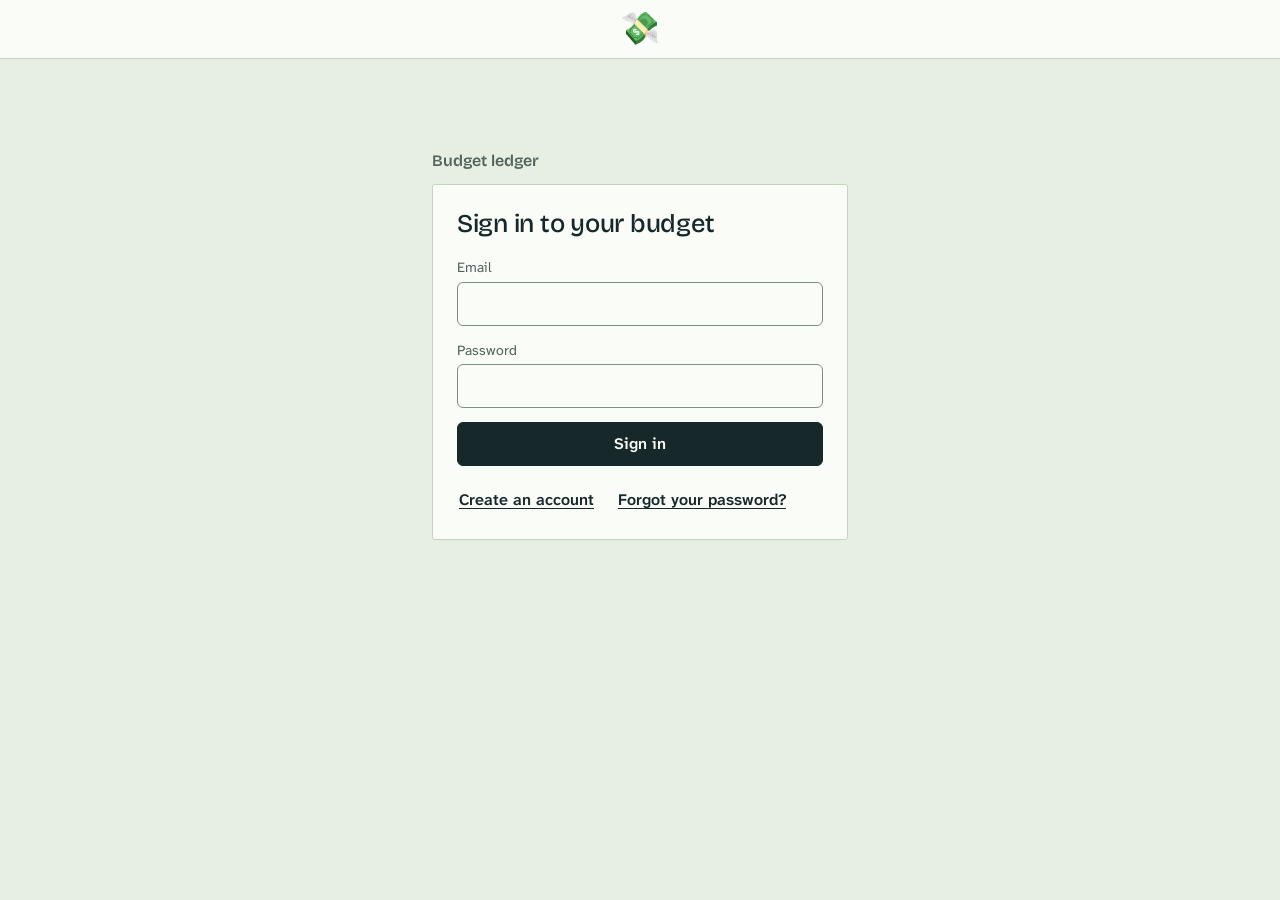
<file: index.html>
<!doctype html>
<html lang="en">
<head>
<meta charset="utf-8">
<meta name="viewport" content="width=device-width, initial-scale=1, viewport-fit=cover">
<title>Budget ledger</title>
<meta name="color-scheme" content="light dark">
<meta name="robots" content="noindex">
<link rel="icon" href="data:image/svg+xml,%3Csvg xmlns='http://www.w3.org/2000/svg' viewBox='0 0 100 100'%3E%3Ctext y='.9em' font-size='90'%3E%F0%9F%92%B8%3C/text%3E%3C/svg%3E">
<link rel="preconnect" href="https://fonts.googleapis.com">
<link rel="preconnect" href="https://fonts.gstatic.com" crossorigin>
<link href="https://fonts.googleapis.com/css2?family=Bricolage+Grotesque:opsz,wght@12..96,400..700&display=swap" rel="stylesheet">
<link href="https://fonts.googleapis.com/css2?family=Atkinson+Hyperlegible+Next:wght@400;600;700&display=swap" rel="stylesheet">
<link rel="stylesheet" href="assets/app.css?v=3">
</head>
<body>
<main class="wrap" id="appView" hidden>

  <div class="top">
    <div class="monthnav">
      <button class="iconbtn" id="prevM" type="button" aria-label="Previous month">&lsaquo;</button>
      <div id="monthLabel" class="monthlabel" aria-live="polite"></div>
      <button class="iconbtn" id="nextM" type="button" aria-label="Next month">&rsaquo;</button>
      <button class="btn small" id="thisM" type="button" hidden>Back to this month</button>
    </div>
    <div class="tools">
      <span id="status" class="status" role="status"></span>
      <button class="btn small" id="openImp" type="button">Import from a sheet</button>
      <button class="btn small" id="doExport" type="button">Export CSV</button>
    </div>
  </div>

  <section id="hero" class="hero" aria-live="polite"></section>

  <section class="add sheet" aria-labelledby="addTitle">
    <h2 id="addTitle">Add an entry</h2>
    <div class="addgrid" id="addGrid">
      <div class="seg" role="radiogroup" aria-label="Entry type">
        <label><input type="radio" name="aKind" value="expense" checked><span>Money out</span></label>
        <label><input type="radio" name="aKind" value="income"><span>Money in</span></label>
      </div>
      <label class="f f-amt"><span>Amount</span><input id="aAmt" class="num" type="text" inputmode="decimal" autocomplete="off" placeholder="0.00"></label>
      <label class="f f-note"><span>What was it?</span><input id="aNote" type="text" list="notes" autocomplete="off" maxlength="120" placeholder="Groceries, client invoice, rent"></label>
      <label class="f f-cat"><span>Category</span><select id="aCat"></select></label>
      <label class="f f-date"><span>Date</span><input id="aDate" type="date"></label>
      <button id="aAdd" class="btn primary" type="button" disabled>Add entry</button>
    </div>
    <label class="check"><input type="checkbox" id="aRepeat"> Repeats every month</label>
    <p id="aErr" class="err" role="alert" hidden></p>
    <datalist id="notes"></datalist>
  </section>

  <section id="due" class="due sheet" aria-labelledby="dueTitle" hidden></section>

  <div class="cols">
    <section class="sheet" aria-labelledby="entTitle">
      <div class="sheethead"><h2 id="entTitle">Entries</h2><div id="filterNote"></div></div>
      <div id="ledger"></div>
    </section>
    <aside>
      <section class="sheet" aria-labelledby="budTitle">
        <h2 id="budTitle">Budget</h2>
        <div id="budget"></div>
      </section>
      <section class="sheet" aria-labelledby="trTitle">
        <h2 id="trTitle">Last six months</h2>
        <div id="trend" class="trend"></div>
      </section>
    </aside>
  </div>
</main>

<dialog id="editDlg" aria-labelledby="editTitle">
  <h2 id="editTitle">Edit entry</h2>
  <div class="dgrid" id="editGrid">
    <div class="wide">
      <div class="seg" role="radiogroup" aria-label="Entry type">
        <label><input type="radio" name="eKind" value="expense"><span>Money out</span></label>
        <label><input type="radio" name="eKind" value="income"><span>Money in</span></label>
      </div>
    </div>
    <label class="f"><span>Amount</span><input id="eAmt" class="num" type="text" inputmode="decimal" autocomplete="off"></label>
    <label class="f"><span>Date</span><input id="eDate" type="date"></label>
    <label class="f wide"><span>What was it?</span><input id="eNote" type="text" maxlength="120" autocomplete="off"></label>
    <label class="f wide"><span>Category</span><select id="eCat"></select></label>
  </div>
  <p id="eErr" class="err" role="alert" hidden></p>
  <div class="actions">
    <button class="btn danger" id="eDelete" type="button">Delete entry</button>
    <span class="sp"></span>
    <button class="btn" id="eCancel" type="button">Cancel</button>
    <button class="btn primary" id="eSave" type="button">Save changes</button>
  </div>
</dialog>

<dialog id="catDlg" aria-labelledby="catTitle">
  <h2 id="catTitle">Categories and budgets</h2>
  <p class="steps">Changes save as you make them. Leave a budget blank if you only want to track a category.</p>
  <div id="catBody"></div>
  <p id="catNote" class="dnote" role="status" hidden></p>
  <div class="actions"><span class="sp"></span><button class="btn primary" id="catDone" type="button">Done</button></div>
</dialog>

<dialog id="impDlg" aria-labelledby="impTitle">
  <h2 id="impTitle">Import from a sheet</h2>
  <p class="steps">In Google Sheets, select your rows and copy them, then paste here. Put the columns in this order: date, description, category, amount. A header row is fine, and a fifth column saying income or expense is optional.</p>
  <label class="f"><span>Pasted rows</span><textarea id="impText" spellcheck="false" placeholder="10/02/2026	Groceries	Food	84.12"></textarea></label>
  <p id="impPreview" class="dnote" role="status"></p>
  <div class="actions"><span class="sp"></span>
    <button class="btn" id="impCancel" type="button">Cancel</button>
    <button class="btn primary" id="impGo" type="button" disabled>Import entries</button>
  </div>
</dialog>

<script src="assets/supabase.js?v=2.117.2"></script>
<script src="assets/shell.js?v=3"></script>
<script src="assets/ledger.js?v=3"></script>
</body>
</html>
</file>
<file: assets/app.css>
/* Budget ledger: one stylesheet for every page. */
:root{
  --paper:#E7EFE2; --sheet:#FAFCF7; --band:#EDF4E7; --ink:#17282B; --muted:#52635C;
  --rule:#C5D3C0; --line:#7C9082; --green:#1F6646; --red:#B42318; --amber:#FFE9A8;
  --track:#D9E4D4; --focus:#1A5FB4; --backdrop:rgba(12,24,18,.45);
  --c-in:#1F8A5B; --c-out:#4A3AA7; --c-out-soft:#B8B1DF; --c-over:#B42318; --grid:#DCE6D7;
  --display:"Bricolage Grotesque","Avenir Next","Segoe UI",system-ui,sans-serif;
  --body:"Atkinson Hyperlegible Next","Atkinson Hyperlegible","Segoe UI",system-ui,-apple-system,sans-serif;
  box-sizing:border-box;
  padding-top:env(safe-area-inset-top,0px);
  padding-bottom:env(safe-area-inset-bottom,0px);
}
@media (prefers-color-scheme: dark){
  :root:not([data-theme="light"]){
    --paper:#0F1715; --sheet:#16201D; --band:#1B2824; --ink:#E4ECE4; --muted:#9DADA5;
    --rule:#2D3C36; --line:#5E746A; --green:#7ACBA2; --red:#FF8F80; --amber:#5A4A12;
    --track:#27352F; --focus:#8AB4F8; --backdrop:rgba(0,0,0,.6);
  --c-in:#199E70; --c-out:#9085E9; --c-out-soft:#45427A; --c-over:#E66767; --grid:#24322D;
  }
}
:root[data-theme="dark"]{
  --paper:#0F1715; --sheet:#16201D; --band:#1B2824; --ink:#E4ECE4; --muted:#9DADA5;
  --rule:#2D3C36; --line:#5E746A; --green:#7ACBA2; --red:#FF8F80; --amber:#5A4A12;
  --track:#27352F; --focus:#8AB4F8; --backdrop:rgba(0,0,0,.6);
  --c-in:#199E70; --c-out:#9085E9; --c-out-soft:#45427A; --c-over:#E66767; --grid:#24322D;
}
*,*::before,*::after{box-sizing:inherit}
html{scroll-padding-top:env(safe-area-inset-top,0px)}
body{margin:0;background:var(--paper);color:var(--ink);font-family:var(--body);font-size:16px;line-height:1.45;-webkit-text-size-adjust:100%}
[hidden]{display:none !important}
h1,h2,h3,p{margin:0}
button,input,select,textarea{font:inherit;color:inherit}
:focus-visible{outline:3px solid var(--focus);outline-offset:2px}
.wrap{max-width:1120px;margin:0 auto;padding:clamp(14px,3vw,32px)}

/* top bar */
.top{display:flex;flex-wrap:wrap;gap:12px 20px;align-items:center;justify-content:space-between}
.monthnav{display:flex;align-items:center;gap:6px;flex-wrap:wrap}
.monthlabel{font-family:var(--display);font-weight:600;font-size:1.25rem;min-width:9.5em;text-align:center}
.iconbtn{width:44px;height:44px;border:1px solid var(--line);background:var(--sheet);border-radius:6px;font-size:1.4rem;line-height:1;cursor:pointer}
.tools{display:flex;flex-wrap:wrap;gap:8px;align-items:center}
.status{font-size:.875rem;color:var(--muted);margin-right:4px}
.status .bad{color:var(--red)}
.btn{min-height:44px;padding:0 16px;border:1px solid var(--line);background:var(--sheet);border-radius:6px;cursor:pointer;font-weight:600}
.btn.small{min-height:40px;padding:0 12px;font-size:.9375rem}
.btn.primary{background:var(--ink);color:var(--sheet);border-color:var(--ink)}
.btn.danger{color:var(--red);border-color:var(--red)}
.btn:disabled{opacity:.5;cursor:not-allowed}
.linkbtn{background:none;border:0;padding:4px 2px;text-decoration:underline;text-underline-offset:3px;cursor:pointer;font-weight:600}

/* the sentence */
.hero{padding:clamp(22px,5vw,48px) 0 clamp(18px,3vw,30px)}
.say{font-family:var(--display);font-weight:500;font-size:clamp(1.45rem,1rem + 2.1vw,2.35rem);line-height:1.18;max-width:26em;text-wrap:balance;letter-spacing:-.01em}
.result{font-family:var(--display);font-weight:650;font-size:clamp(2.1rem,1.2rem + 4vw,3.6rem);line-height:1.1;margin-top:.35em;letter-spacing:-.02em;font-variant-numeric:tabular-nums}
.result span{display:inline-block;border-bottom:.09em double currentColor;padding-bottom:.04em}
.result.short{color:var(--red)}
.plan{margin-top:14px;color:var(--muted);max-width:60ch}
.hero .btn{margin-top:16px}

/* sheets of paper */
.sheet{background:var(--sheet);border:1px solid var(--rule);border-radius:3px;padding:18px}
.sheet + .sheet{margin-top:16px}
.sheet h2{font-family:var(--display);font-weight:600;font-size:1.1rem;margin-bottom:12px}
.sheethead{display:flex;flex-wrap:wrap;align-items:baseline;justify-content:space-between;gap:4px 16px;margin-bottom:12px}
.sheethead h2{margin:0}
.sheethead div{font-size:.9375rem;color:var(--muted)}

/* add an entry */
.addgrid{display:grid;gap:10px;grid-template-columns:max-content 7.5rem minmax(9rem,1fr) 10.5rem 10rem max-content;align-items:end}
.f{display:flex;flex-direction:column;gap:4px;min-width:0}
.f > span{font-size:.875rem;color:var(--muted)}
input[type=text],input[type=email],input[type=password],input[type=date],select,textarea{width:100%;min-height:44px;padding:8px 10px;border:1px solid var(--line);border-radius:6px;background:var(--sheet);font-size:1rem}
input.num{text-align:right;font-variant-numeric:tabular-nums}
.seg{display:inline-flex;border:1px solid var(--line);border-radius:6px;overflow:hidden;height:44px}
.seg label{position:relative;display:flex;cursor:pointer}
.seg input{position:absolute;opacity:0;inset:0;margin:0;cursor:pointer}
.seg span{display:flex;align-items:center;padding:0 12px;font-weight:600;white-space:nowrap}
.seg input:checked + span{background:var(--ink);color:var(--sheet)}
.seg input:focus-visible + span{outline:3px solid var(--focus);outline-offset:-3px}
.check{display:inline-flex;align-items:center;gap:8px;margin-top:12px;font-size:.9375rem;cursor:pointer}
.check input{width:20px;height:20px;accent-color:var(--ink)}
.err{color:var(--red);margin-top:10px;font-weight:600}
.add{margin-bottom:16px}
.due{margin-bottom:16px}
.duerow{display:flex;flex-wrap:wrap;align-items:center;gap:8px 12px;padding:8px 0;border-top:1px solid var(--rule)}
.duerow .grow{flex:1 1 12rem;min-width:0}
.duerow small{display:block;color:var(--muted);font-size:.875rem}

/* main columns */
.cols{display:grid;gap:16px;grid-template-columns:minmax(0,1.55fr) minmax(0,1fr);align-items:start}

/* ledger: green-bar paper, one band per day */
.ledger{border-top:1px solid var(--rule)}
.row{display:grid;grid-template-columns:4.4rem minmax(0,1fr) auto;gap:10px;align-items:baseline;width:100%;text-align:left;background:transparent;border:0;border-bottom:1px solid var(--rule);padding:10px 8px;cursor:pointer;border-radius:0}
.row.band{background:var(--band)}
.row:hover .rnote{text-decoration:underline;text-underline-offset:3px}
.rdate{color:var(--muted);font-size:.875rem;white-space:nowrap}
.rmain{min-width:0}
.rnote{display:block;overflow-wrap:anywhere}
.rsub{display:block;color:var(--muted);font-size:.875rem}
.ramt{font-variant-numeric:tabular-nums;font-weight:600;white-space:nowrap}
.ramt.in{color:var(--green)}
.row.new{animation:flash 1.6s ease-out}
@keyframes flash{from{background:var(--amber)}}
.empty{color:var(--muted);padding:14px 0 4px;max-width:46ch}

/* budget */
.cat{display:block;width:100%;text-align:left;background:transparent;border:0;border-top:1px solid var(--rule);padding:10px 4px;cursor:pointer;border-radius:0}
.cat[aria-pressed=true]{background:var(--band);box-shadow:inset 3px 0 0 var(--ink)}
.cattop{display:flex;justify-content:space-between;gap:12px;align-items:baseline}
.catname{font-weight:600;overflow-wrap:anywhere}
.catnum{font-variant-numeric:tabular-nums;white-space:nowrap;font-size:.9375rem}
.catsub{font-size:.875rem;color:var(--muted);margin-top:2px}
.catsub.over{color:var(--red);font-weight:600}
.bar{position:relative;height:8px;background:var(--track);margin-top:7px}
.bar i{display:block;height:100%;background:var(--ink)}
.bar.over i{background:var(--red)}
.bar.in i{background:var(--c-in)}
.bar b{position:absolute;top:-4px;bottom:-4px;width:2px;background:var(--ink);box-shadow:0 0 0 1px var(--sheet)}
.subhead{font-family:var(--display);font-weight:600;font-size:1rem;margin:18px 0 8px}
.hint{color:var(--muted);font-size:.875rem;margin-top:12px}
.panelbtn{margin-top:14px}

/* trend */
.trend svg{display:block;width:100%;height:auto}
.trend text{fill:var(--muted);font-family:var(--body);font-size:11px}
.trend text.cur{fill:var(--ink);font-weight:700}
.trend .hit{fill:transparent;cursor:pointer}
.trend .hit:focus-visible{outline:3px solid var(--focus)}
.legend{display:flex;gap:16px;font-size:.875rem;color:var(--muted);margin-top:8px}
.legend i{display:inline-block;width:10px;height:10px;margin-right:6px}

/* dialogs */
dialog{width:100%;max-width:min(620px,calc(100vw - 20px));max-height:calc(100% - 20px);overflow:auto;border:1px solid var(--rule);border-radius:4px;background:var(--sheet);color:var(--ink);padding:20px}
dialog::backdrop{background:var(--backdrop)}
dialog h2{font-family:var(--display);font-weight:600;font-size:1.3rem;margin-bottom:14px}
dialog h3{font-family:var(--display);font-weight:600;font-size:1.05rem;margin:22px 0 8px}
.dgrid{display:grid;gap:12px;grid-template-columns:1fr 1fr}
.dgrid .wide{grid-column:1 / -1}
.actions{display:flex;flex-wrap:wrap;gap:8px;margin-top:20px;align-items:center}
.actions .sp{flex:1}
.cathead,.catrow{display:grid;grid-template-columns:minmax(0,1fr) 8.5rem auto;gap:8px;align-items:center}
.cathead{font-size:.875rem;color:var(--muted);margin-bottom:4px}
.cathead span:last-child{width:5.2rem}
.catrow{margin-bottom:8px}
.addcat{display:grid;grid-template-columns:minmax(0,1fr) auto;gap:8px;margin-top:4px}
.reprow{display:flex;flex-wrap:wrap;gap:8px 12px;align-items:center;justify-content:space-between;padding:8px 0;border-top:1px solid var(--rule)}
.dnote{margin-top:12px;font-size:.9375rem}
textarea{min-height:170px;resize:vertical;font-size:.9375rem;white-space:pre;overflow:auto}
.steps{color:var(--muted);margin-bottom:12px;max-width:62ch}

/* sign in */
.authwrap{max-width:30rem;padding-top:clamp(28px,10vh,96px)}
.brand{font-family:var(--display);font-weight:600;color:var(--muted);margin-bottom:12px}
.authcard{padding:24px}
.authcard .say{font-size:1.6rem;margin-bottom:18px}
#authForm{display:grid;gap:14px}
#authForm .err,#authForm .note{margin-top:0}
.note{font-weight:600}
.authlinks{display:flex;flex-wrap:wrap;gap:6px 20px;margin-top:18px}

/* toast */
.toast{position:fixed;left:50%;transform:translateX(-50%);bottom:calc(16px + env(safe-area-inset-bottom,0px));background:var(--ink);color:var(--sheet);padding:10px 14px;border-radius:6px;display:flex;gap:12px;align-items:center;max-width:calc(100vw - 24px);z-index:5}
.toast .linkbtn{color:inherit}

@media (max-width:1040px){
  .addgrid{grid-template-columns:1fr 1fr}
  .addgrid .seg{grid-column:1 / -1;justify-self:start}
  .addgrid .f-amt,.addgrid .f-note{grid-column:1 / -1}
  .addgrid #aAdd{grid-column:1 / -1}
}
@media (max-width:820px){
  .cols{grid-template-columns:minmax(0,1fr)}
  .tools{width:100%}
  .status{width:100%}
}
@media (max-width:460px){
  .monthlabel{min-width:0;flex:1}
  .monthnav{width:100%}
  .row{grid-template-columns:3.4rem minmax(0,1fr) auto;padding:10px 4px}
  .sheet{padding:14px}
  .dgrid{grid-template-columns:1fr}
  .cathead,.catrow{grid-template-columns:minmax(0,1fr) 6.5rem auto}
}
@media (prefers-reduced-motion:reduce){ .row.new{animation:none} }

/* ---------- shared header and menu ---------- */
.site{position:sticky;top:0;z-index:4;background:var(--sheet);border-bottom:1px solid var(--rule)}
.sitein{max-width:1120px;margin:0 auto;padding:6px clamp(14px,3vw,32px);display:grid;grid-template-columns:1fr auto 1fr;align-items:center;min-height:58px}
.menubtn{display:grid;place-items:center;border-color:transparent;background:transparent;padding:0}
.menubtn:hover{background:var(--band)}
.sitein .menubtn{justify-self:start;margin-left:-10px}
.logo{font-size:2rem;line-height:1;text-decoration:none}
.sitein .logo{grid-column:2;padding:4px 12px;border-radius:8px}
.who{grid-column:3;justify-self:end;color:var(--muted);font-size:.9375rem;max-width:100%;overflow:hidden;text-overflow:ellipsis;white-space:nowrap}
dialog.drawer{position:fixed;inset:0 auto 0 0;margin:0;width:min(19rem,86vw);max-width:none;height:100%;max-height:none;border:0;border-right:1px solid var(--rule);border-radius:0;padding:0;overflow:auto}
dialog.drawer[open]{animation:drawer .18s ease-out}
@keyframes drawer{from{transform:translateX(-100%)}}
.drawerhead{display:flex;align-items:center;gap:10px;padding:7px 8px 7px 20px;border-bottom:1px solid var(--rule);min-height:58px}
.drawerhead .logo{font-size:1.6rem}
.drawername{flex:1;font-family:var(--display);font-weight:600}
.drawer nav{display:flex;flex-direction:column;padding:8px 0}
.drawer nav a,.drawer nav button{display:flex;align-items:center;width:100%;min-height:52px;padding:0 20px;font-size:1.0625rem;font-weight:600;color:var(--ink);text-decoration:none;text-align:left;background:none;border:0;border-radius:0;cursor:pointer}
.drawer nav a:hover,.drawer nav button:hover{background:var(--band)}
.drawer nav [aria-current=page]{background:var(--band);box-shadow:inset 3px 0 0 var(--ink)}
.drawer nav :focus-visible{outline-offset:-3px}
.drawer nav .last{margin-top:8px;border-top:1px solid var(--rule)}
a.btn{display:inline-flex;align-items:center;text-decoration:none}
a{color:inherit}

/* ---------- dashboard ---------- */
.filters{display:flex;flex-wrap:wrap;gap:14px 24px;align-items:flex-end;justify-content:space-between;margin-bottom:clamp(18px,3vw,28px)}
.filterset{display:flex;flex-wrap:wrap;gap:10px 16px;align-items:center}
.tabs{display:flex;gap:2px;border-bottom:1px solid var(--line)}
.tab{font-family:var(--display);font-weight:600;font-size:1.3rem;min-height:46px;padding:6px 18px 8px;background:none;border:0;border-bottom:3px solid transparent;margin-bottom:-1px;color:var(--muted);cursor:pointer;border-radius:0}
.tab:hover{color:var(--ink)}
.tab[aria-selected=true]{color:var(--ink);border-bottom-color:var(--ink)}
.dash{transition:opacity .15s}
.dash.stale{opacity:.45}
.dash:focus{outline:none}
.dashtitle{font-family:var(--display);font-weight:600;font-size:clamp(1.6rem,1.1rem + 2vw,2.3rem);line-height:1.15;letter-spacing:-.01em}
.sub{color:var(--muted);margin:6px 0 18px;max-width:60ch}
.kpis{display:grid;gap:12px;grid-template-columns:repeat(auto-fit,minmax(10rem,1fr));margin-bottom:16px}
.kpi{background:var(--sheet);border:1px solid var(--rule);border-radius:3px;padding:14px 16px}
.kpi .lab{font-size:.875rem;color:var(--muted)}
.kpi .val{font-size:1.75rem;font-weight:700;line-height:1.2;letter-spacing:-.01em;margin-top:2px}
.kpi .of{font-size:.875rem;color:var(--muted)}
.delta{font-size:.875rem;color:var(--muted);margin-top:6px}
.delta a{font-weight:600;text-underline-offset:3px}
.dir{font-size:.7rem;margin-right:5px}
.dir.good{color:var(--green)} .dir.bad{color:var(--red)}
.overtxt{color:var(--red);font-weight:600}
.meter{height:8px;background:var(--c-out-soft);border-radius:0 4px 4px 0;margin-top:8px;overflow:hidden}
.meter i{display:block;height:100%;background:var(--c-out)}
.meter.over i{background:var(--c-over)}
.dash .sheet h2{margin-bottom:8px}
.dash .legend{flex-wrap:wrap;gap:6px 18px;margin:0 0 10px}
.legend i.line{height:2px;width:16px;vertical-align:middle}
.chart svg{display:block;width:100%;height:auto;overflow:visible}
.chart text{font-family:var(--body);font-size:11px;fill:var(--muted);font-variant-numeric:tabular-nums}
.chart text.on{fill:var(--ink);font-weight:700}
.chart .grid{stroke:var(--grid);stroke-width:1}
.chart .axis{stroke:var(--line);stroke-width:1}
.chart .ref{stroke:var(--ink);stroke-width:1.5}
.chart .focusband{fill:var(--band)}
.chart .hit{fill:transparent}
.chart .hit[role=button]{cursor:pointer}
.chart .hit:focus-visible{outline:3px solid var(--focus);outline-offset:-2px}
.chart .col:hover .bar,.chart .col:focus-within .bar{opacity:.78}
.cmp{display:grid;grid-template-columns:minmax(6rem,11rem) minmax(0,1fr) minmax(7.5rem,auto);gap:4px 16px;align-items:center;padding:10px 0;border-top:1px solid var(--rule)}
.cmp .nm{font-weight:600;overflow-wrap:anywhere}
.cmp .bars{position:relative;display:grid;gap:2px;padding:4px 0}
.cmp .bars i{display:block;height:9px;border-radius:0 4px 4px 0}
.cmp .bars i.now{background:var(--c-out)}
.cmp .bars i.was{background:var(--c-out-soft)}
.cmp .bars b{position:absolute;top:0;bottom:0;width:2px;background:var(--ink);box-shadow:0 0 0 2px var(--sheet)}
.cmp .num{text-align:right;font-variant-numeric:tabular-nums}
.cmp .num strong,.cmp .num small{display:block}
.cmp .num small{font-size:.8125rem;color:var(--muted)}
.cmp .num small.overtxt{color:var(--red)}
.minis{display:grid;gap:18px 22px;grid-template-columns:repeat(auto-fill,minmax(9rem,1fr))}
.mini h3{font-family:var(--body);font-size:.9375rem;font-weight:700}
.mini p{font-size:.8125rem;color:var(--muted);margin-bottom:2px;min-height:2.7em}
details{border-top:1px solid var(--rule)}
summary{cursor:pointer;font-weight:600;padding:10px 0;min-height:44px}
.tblwrap{overflow-x:auto;margin-bottom:10px}
.tbl{width:100%;border-collapse:collapse;font-size:.875rem;font-variant-numeric:tabular-nums}
.tbl th,.tbl td{padding:6px 10px;border-bottom:1px solid var(--rule);text-align:right;white-space:nowrap;font-weight:400}
.tbl thead th{color:var(--muted);font-weight:600}
.tbl .l{text-align:left}
.tbl tbody th{font-weight:600}
.tip{position:fixed;z-index:6;pointer-events:none;background:var(--sheet);color:var(--ink);border:1px solid var(--line);border-radius:6px;padding:8px 10px;font-size:.875rem;max-width:17rem}
.tip .tt{font-weight:600;margin-bottom:4px;color:var(--muted)}
.tip .tr{display:flex;gap:8px;align-items:center}
.tip .tr i{flex:none;width:12px;height:2px}
.tip .tr b{font-variant-numeric:tabular-nums}
.tip .tr span{color:var(--muted)}
@media (max-width:560px){
  .who{font-size:.875rem}
  .tab{font-size:1.15rem;padding:6px 14px 8px}
  .filterset{width:100%}
  .filters .monthnav{width:100%}
  .filters .monthlabel{flex:1;min-width:0}
  .kpi{padding:12px}
  .kpi .val{font-size:1.45rem}
  .tbl{font-size:.8125rem}
  .tbl th,.tbl td{padding:6px 5px}
  .cmp{grid-template-columns:minmax(0,1fr) auto}
  .cmp .bars{grid-column:1 / -1;grid-row:2}
}
@media (prefers-reduced-motion:reduce){ dialog.drawer[open]{animation:none} .dash{transition:none} }
</file>
